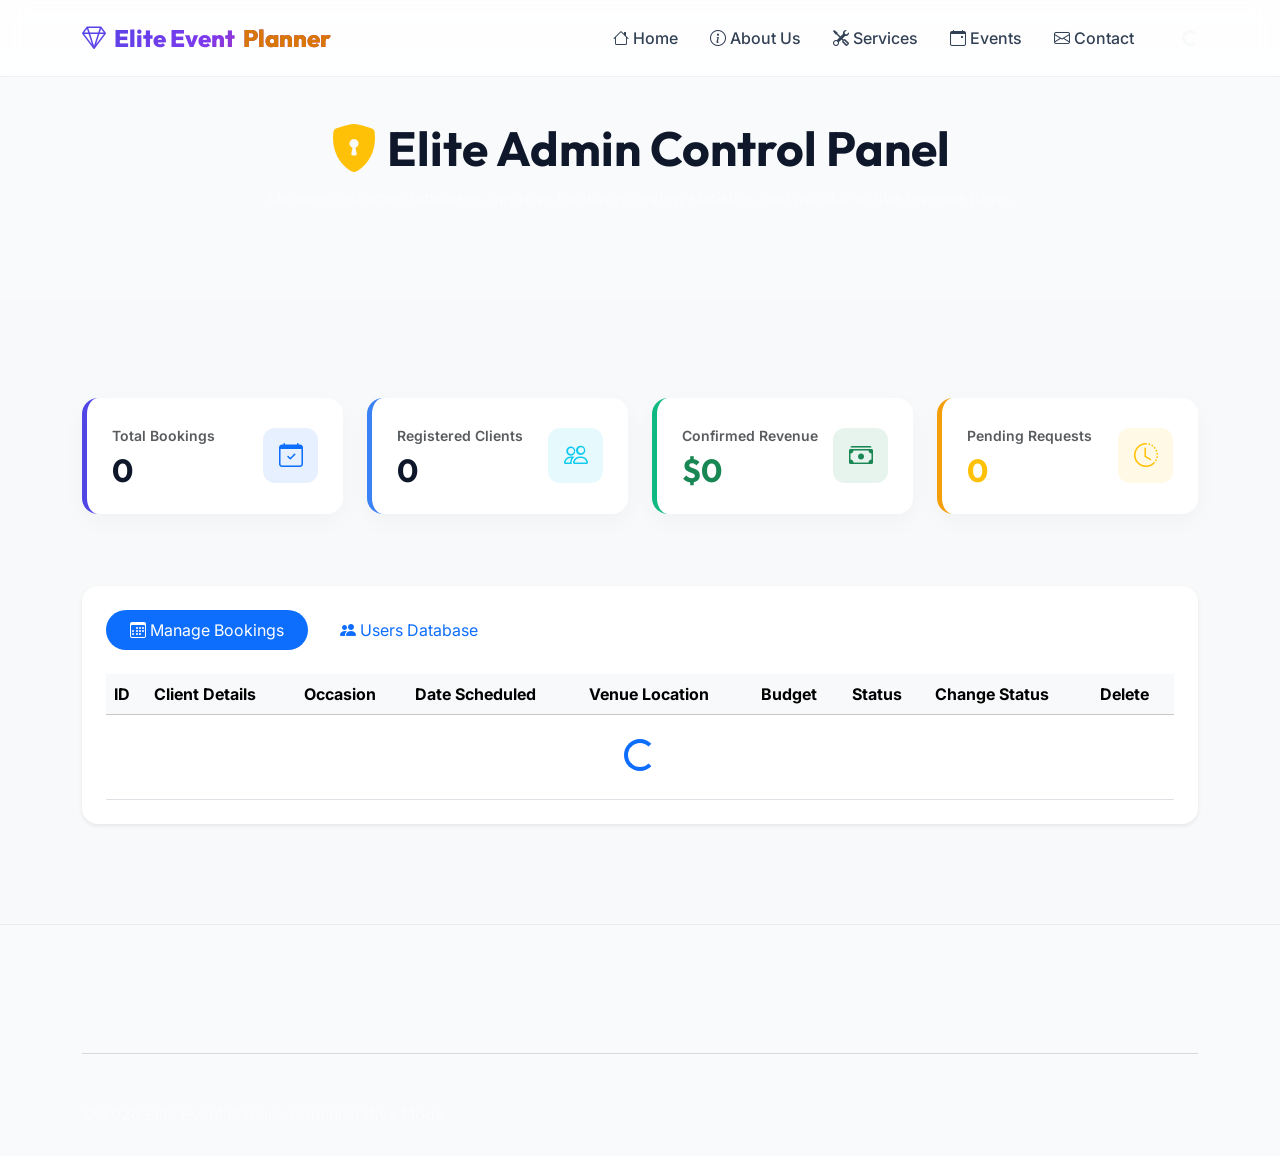
<file: frontend/admin.html>
<!DOCTYPE html>
<html lang="en">
<head>
    <meta charset="UTF-8">
    <meta name="viewport" content="width=device-width, initial-scale=1.0">
    <title>Admin Panel | Elite Event Planner</title>
    
    <!-- Stylesheets: Bootstrap 5, Icons, FontAwesome, AOS -->
    <link href="https://cdn.jsdelivr.net/npm/bootstrap@5.3.2/dist/css/bootstrap.min.css" rel="stylesheet">
    <link href="https://cdn.jsdelivr.net/npm/bootstrap-icons@1.11.1/font/bootstrap-icons.css" rel="stylesheet">
    <link rel="stylesheet" href="https://cdnjs.cloudflare.com/ajax/libs/font-awesome/6.4.2/css/all.min.css">
    <link href="https://unpkg.com/aos@2.3.1/dist/aos.css" rel="stylesheet">
    
    <!-- Custom stylesheet -->
    <link rel="stylesheet" href="/static/css/style.css">
</head>
<body id="admin-dashboard-section" class="bg-light">

    <!-- PAGE LOADER -->
    <div id="loader">
        <div class="d-flex flex-column align-items-center">
            <div class="spinner"></div>
            <h5 class="text-white mt-4 fw-light tracking-wide">Elite Event Planner</h5>
        </div>
    </div>

    <!-- NAVIGATION BAR -->
    <nav class="navbar navbar-expand-lg navbar-dark navbar-custom fixed-top">
        <div class="container">
            <a class="navbar-brand navbar-brand-custom" href="/">
                <i class="bi bi-gem"></i> Elite Event <span>Planner</span>
            </a>
            <button class="navbar-toggler" type="button" data-bs-toggle="collapse" data-bs-target="#navbarNav">
                <span class="navbar-toggler-icon"></span>
            </button>
            <div class="collapse navbar-collapse" id="navbarNav">
                <ul class="navbar-nav ms-auto align-items-center">
                    <li class="nav-item"><a class="nav-link nav-link-custom" href="/"><i class="bi bi-house"></i> Home</a></li>
                    <li class="nav-item"><a class="nav-link nav-link-custom" href="/about"><i class="bi bi-info-circle"></i> About Us</a></li>
                    <li class="nav-item"><a class="nav-link nav-link-custom" href="/services"><i class="bi bi-tools"></i> Services</a></li>
                    <li class="nav-item"><a class="nav-link nav-link-custom" href="/events"><i class="bi bi-calendar-event"></i> Events</a></li>
                    <li class="nav-item"><a class="nav-link nav-link-custom" href="/contact"><i class="bi bi-envelope"></i> Contact</a></li>
                </ul>
                <ul class="navbar-nav ms-lg-3 border-lg-start ps-lg-3 align-items-center" id="navbar-right-links">
                    <li class="nav-item"><span class="spinner-border spinner-border-sm text-light" role="status"></span></li>
                </ul>
            </div>
        </div>
    </nav>

    <!-- BREADCRUMB HEADER HERO -->
    <section class="bg-premium-dark text-white text-center py-5 mt-5">
        <div class="container py-4" data-aos="zoom-in">
            <h1 class="display-5 fw-bold"><i class="bi bi-shield-lock-fill text-warning"></i> Elite Admin Control Panel</h1>
            <p class="text-white-50 max-width-600 mx-auto mt-2">Manage customer databases, approve bookings, review statistics, and monitor active revenue flows.</p>
        </div>
    </section>

    <!-- ADMIN CONTENT -->
    <section class="section-padding">
        <div class="container">
            
            <!-- STATS COUNTERS -->
            <div class="row mb-5">
                <!-- Total Bookings -->
                <div class="col-md-6 col-lg-3 mb-4" data-aos="fade-up" data-aos-delay="100">
                    <div class="dashboard-stat-card bg-white d-flex align-items-center justify-content-between">
                        <div>
                            <span class="text-muted small fw-semibold uppercase tracking-wider">Total Bookings</span>
                            <h2 class="fw-bold mb-0 mt-1" id="stat-total-bookings">0</h2>
                        </div>
                        <div class="stat-icon bg-primary bg-opacity-10 text-primary"><i class="bi bi-calendar-check"></i></div>
                    </div>
                </div>
                <!-- Registered Users -->
                <div class="col-md-6 col-lg-3 mb-4" data-aos="fade-up" data-aos-delay="200">
                    <div class="dashboard-stat-card bg-white d-flex align-items-center justify-content-between" style="border-left-color: #3b82f6;">
                        <div>
                            <span class="text-muted small fw-semibold">Registered Clients</span>
                            <h2 class="fw-bold mb-0 mt-1" id="stat-total-users">0</h2>
                        </div>
                        <div class="stat-icon bg-info bg-opacity-10 text-info"><i class="bi bi-people"></i></div>
                    </div>
                </div>
                <!-- Total Confirmed Revenue -->
                <div class="col-md-6 col-lg-3 mb-4" data-aos="fade-up" data-aos-delay="300">
                    <div class="dashboard-stat-card bg-white d-flex align-items-center justify-content-between" style="border-left-color: #10b981;">
                        <div>
                            <span class="text-muted small fw-semibold">Confirmed Revenue</span>
                            <h2 class="fw-bold mb-0 mt-1 text-success" id="stat-total-revenue">$0</h2>
                        </div>
                        <div class="stat-icon bg-success bg-opacity-10 text-success"><i class="bi bi-cash-stack"></i></div>
                    </div>
                </div>
                <!-- Pending Bookings -->
                <div class="col-md-6 col-lg-3 mb-4" data-aos="fade-up" data-aos-delay="400">
                    <div class="dashboard-stat-card bg-white d-flex align-items-center justify-content-between" style="border-left-color: #f59e0b;">
                        <div>
                            <span class="text-muted small fw-semibold">Pending Requests</span>
                            <h2 class="fw-bold mb-0 mt-1 text-warning" id="stat-pending-bookings">0</h2>
                        </div>
                        <div class="stat-icon bg-warning bg-opacity-10 text-warning"><i class="bi bi-clock-history"></i></div>
                    </div>
                </div>
            </div>

            <!-- CORE DATA TAB CARDS -->
            <div class="row">
                <div class="col-12" data-aos="fade-up" data-aos-delay="150">
                    
                    <div class="card border-0 shadow-sm rounded-4 p-4 bg-white">
                        <ul class="nav nav-pills mb-4" id="pills-tab" role="tablist">
                            <li class="nav-item" role="presentation">
                                <button class="nav-link active rounded-pill px-4" id="pills-bookings-tab" data-bs-toggle="pill" data-bs-target="#pills-bookings" type="button" role="tab"><i class="bi bi-calendar3"></i> Manage Bookings</button>
                            </li>
                            <li class="nav-item ms-2" role="presentation">
                                <button class="nav-link rounded-pill px-4" id="pills-users-tab" data-bs-toggle="pill" data-bs-target="#pills-users" type="button" role="tab"><i class="bi bi-people-fill"></i> Users Database</button>
                            </li>
                        </ul>
                        
                        <div class="tab-content" id="pills-tabContent">
                            <!-- Bookings management tab -->
                            <div class="tab-pane fade show active" id="pills-bookings" role="tabpanel">
                                <div class="table-responsive">
                                    <table class="table align-middle mb-0 table-hover">
                                        <thead class="table-light">
                                            <tr>
                                                <th>ID</th>
                                                <th>Client Details</th>
                                                <th>Occasion</th>
                                                <th>Date Scheduled</th>
                                                <th>Venue Location</th>
                                                <th>Budget</th>
                                                <th>Status</th>
                                                <th>Change Status</th>
                                                <th>Delete</th>
                                            </tr>
                                        </thead>
                                        <tbody id="admin-bookings-table-body">
                                            <tr>
                                                <td colspan="9" class="text-center py-4">
                                                    <div class="spinner-border text-primary" role="status"></div>
                                                </td>
                                            </tr>
                                        </tbody>
                                    </table>
                                </div>
                            </div>
                            
                            <!-- Users Database tab -->
                            <div class="tab-pane fade" id="pills-users" role="tabpanel">
                                <div class="table-responsive col-lg-8 mx-auto">
                                    <table class="table align-middle mb-0 table-hover">
                                        <thead class="table-light">
                                            <tr>
                                                <th>User ID</th>
                                                <th>Full Name</th>
                                                <th>Email Address</th>
                                                <th>Phone Number</th>
                                                <th>Access Clearance</th>
                                            </tr>
                                        </thead>
                                        <tbody id="admin-users-table-body">
                                            <tr>
                                                <td colspan="5" class="text-center py-4">
                                                    <div class="spinner-border text-primary" role="status"></div>
                                                </td>
                                            </tr>
                                        </tbody>
                                    </table>
                                </div>
                            </div>
                        </div>
                    </div>
                    
                </div>
            </div>
            
        </div>
    </section>

    <!-- FOOTER -->
    <footer class="footer-custom">
        <div class="container">
            <hr class="border-secondary my-5">
            <div class="row align-items-center">
                <div class="col-md-6 text-center text-md-start">
                    <p class="mb-0 text-white-50">&copy; 2026 Elite Event Planner. Administrative Mode.</p>
                </div>
            </div>
        </div>
    </footer>

    <!-- JavaScripts -->
    <script src="https://cdn.jsdelivr.net/npm/bootstrap@5.3.2/dist/js/bootstrap.bundle.min.js"></script>
    <script src="https://unpkg.com/aos@2.3.1/dist/aos.js"></script>
    <script>
        AOS.init({ duration: 800, once: true });
    </script>
    <script src="/static/js/main.js"></script>
    <script src="/static/js/auth.js"></script>
</body>
</html>
</file>
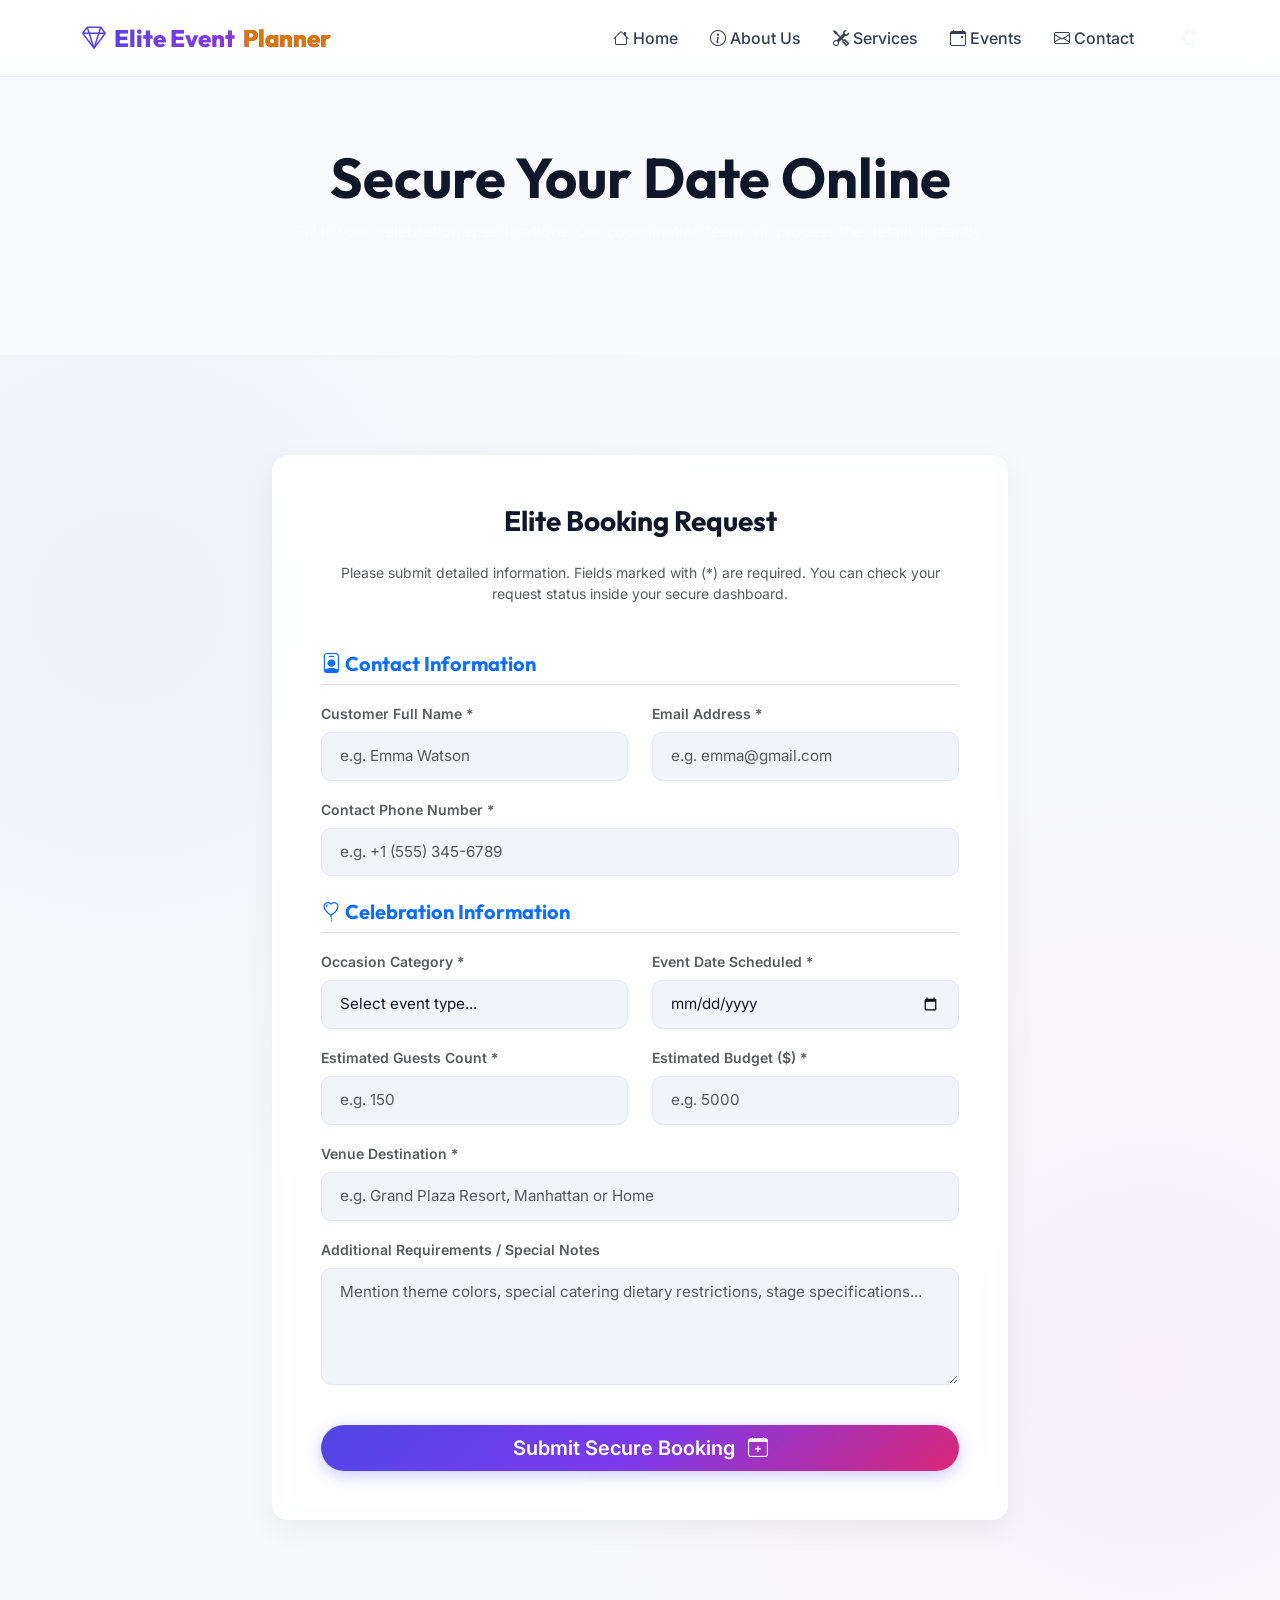
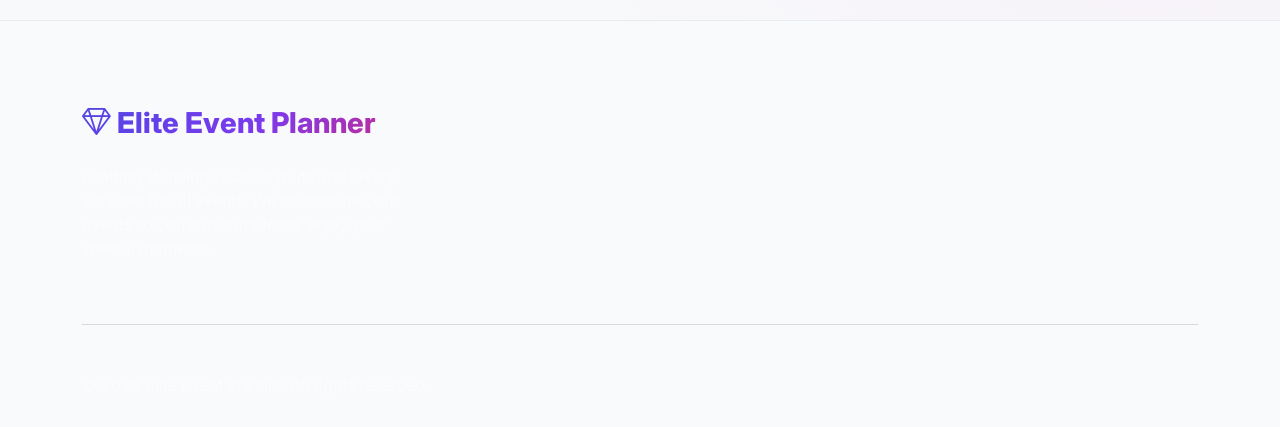
<file: frontend/booking.html>
<!DOCTYPE html>
<html lang="en">
<head>
    <meta charset="UTF-8">
    <meta name="viewport" content="width=device-width, initial-scale=1.0">
    <title>Secure Booking | Elite Event Planner</title>
    
    <!-- Meta tags for premium SEO -->
    <meta name="description" content="Secure your event date online with Elite Event Planner. Plan decorations, catering, photography and budget limits.">
    
    <!-- Stylesheets: Bootstrap 5, Icons, FontAwesome, AOS -->
    <link href="https://cdn.jsdelivr.net/npm/bootstrap@5.3.2/dist/css/bootstrap.min.css" rel="stylesheet">
    <link href="https://cdn.jsdelivr.net/npm/bootstrap-icons@1.11.1/font/bootstrap-icons.css" rel="stylesheet">
    <link rel="stylesheet" href="https://cdnjs.cloudflare.com/ajax/libs/font-awesome/6.4.2/css/all.min.css">
    <link href="https://unpkg.com/aos@2.3.1/dist/aos.css" rel="stylesheet">
    
    <!-- Custom stylesheet -->
    <link rel="stylesheet" href="/static/css/style.css">
</head>
<body>

    <!-- PAGE LOADER -->
    <div id="loader">
        <div class="d-flex flex-column align-items-center">
            <div class="spinner"></div>
            <h5 class="text-white mt-4 fw-light tracking-wide">Elite Event Planner</h5>
        </div>
    </div>

    <!-- NAVIGATION BAR -->
    <nav class="navbar navbar-expand-lg navbar-dark navbar-custom fixed-top">
        <div class="container">
            <a class="navbar-brand navbar-brand-custom" href="/">
                <i class="bi bi-gem"></i> Elite Event <span>Planner</span>
            </a>
            <button class="navbar-toggler" type="button" data-bs-toggle="collapse" data-bs-target="#navbarNav">
                <span class="navbar-toggler-icon"></span>
            </button>
            <div class="collapse navbar-collapse" id="navbarNav">
                <ul class="navbar-nav ms-auto align-items-center">
                    <li class="nav-item"><a class="nav-link nav-link-custom" href="/"><i class="bi bi-house"></i> Home</a></li>
                    <li class="nav-item"><a class="nav-link nav-link-custom" href="/about"><i class="bi bi-info-circle"></i> About Us</a></li>
                    <li class="nav-item"><a class="nav-link nav-link-custom" href="/services"><i class="bi bi-tools"></i> Services</a></li>
                    <li class="nav-item"><a class="nav-link nav-link-custom" href="/events"><i class="bi bi-calendar-event"></i> Events</a></li>
                    <li class="nav-item"><a class="nav-link nav-link-custom" href="/contact"><i class="bi bi-envelope"></i> Contact</a></li>
                </ul>
                <ul class="navbar-nav ms-lg-3 border-lg-start ps-lg-3 align-items-center" id="navbar-right-links">
                    <li class="nav-item"><span class="spinner-border spinner-border-sm text-light" role="status"></span></li>
                </ul>
            </div>
        </div>
    </nav>

    <!-- BREADCRUMB HEADER HERO -->
    <section class="bg-premium-dark text-white text-center py-5 mt-5">
        <div class="container py-5" data-aos="zoom-in">
            <h1 class="display-4 fw-bold">Secure Your <span>Date Online</span></h1>
            <p class="text-white-50 max-width-600 mx-auto mt-2">Fill in your celebration specifications. Our coordination team will process the details instantly.</p>
        </div>
    </section>

    <!-- BOOKING FORM SECTION -->
    <section class="section-padding bg-light gradient-overlay-section">
        <div class="container">
            <div class="row justify-content-center">
                <div class="col-lg-8" data-aos="fade-up">
                    
                    <div class="glass-panel p-5">
                        <h3 class="fw-bold mb-4 text-center">Elite <span>Booking Request</span></h3>
                        <p class="text-muted text-center small mb-5">Please submit detailed information. Fields marked with (*) are required. You can check your request status inside your secure dashboard.</p>
                        
                        <form id="bookingForm" novalidate>
                            <!-- Personal Details Subheading -->
                            <h5 class="fw-bold text-primary mb-3 border-bottom pb-2"><i class="bi bi-person-badge"></i> Contact Information</h5>
                            
                            <div class="row">
                                <div class="col-md-6 mb-3">
                                    <label for="name" class="form-label fw-semibold small text-muted">Customer Full Name *</label>
                                    <input type="text" id="name" class="form-control form-control-elite" placeholder="e.g. Emma Watson" required>
                                </div>
                                <div class="col-md-6 mb-3">
                                    <label for="email" class="form-label fw-semibold small text-muted">Email Address *</label>
                                    <input type="email" id="email" class="form-control form-control-elite" placeholder="e.g. emma@gmail.com" required>
                                </div>
                            </div>
                            
                            <div class="mb-4">
                                <label for="phone" class="form-label fw-semibold small text-muted">Contact Phone Number *</label>
                                <input type="tel" id="phone" class="form-control form-control-elite" placeholder="e.g. +1 (555) 345-6789" required>
                            </div>
                            
                            <!-- Celebration Details Subheading -->
                            <h5 class="fw-bold text-primary mb-3 border-bottom pb-2 mt-4"><i class="bi bi-balloon-heart"></i> Celebration Information</h5>
                            
                            <div class="row">
                                <div class="col-md-6 mb-3">
                                    <label for="event_type" class="form-label fw-semibold small text-muted">Occasion Category *</label>
                                    <select id="event_type" class="form-select form-control-elite" required>
                                        <option value="" disabled selected>Select event type...</option>
                                        <option value="Wedding / Marriage">Wedding / Marriage</option>
                                        <option value="Birthday Party">Birthday Party</option>
                                        <option value="Baby Shower">Baby Shower</option>
                                        <option value="Cradle Ceremony">Cradle Ceremony</option>
                                        <option value="Engagement">Engagement</option>
                                        <option value="Anniversary">Anniversary</option>
                                        <option value="House Warming">House Warming</option>
                                        <option value="Corporate Events">Corporate Events</option>
                                    </select>
                                </div>
                                <div class="col-md-6 mb-3">
                                    <label for="event_date" class="form-label fw-semibold small text-muted">Event Date Scheduled *</label>
                                    <input type="date" id="event_date" class="form-control form-control-elite" required>
                                </div>
                            </div>
                            
                            <div class="row">
                                <div class="col-md-6 mb-3">
                                    <label for="guests" class="form-label fw-semibold small text-muted">Estimated Guests Count *</label>
                                    <input type="number" id="guests" min="1" class="form-control form-control-elite" placeholder="e.g. 150" required>
                                </div>
                                <div class="col-md-6 mb-3">
                                    <label for="budget" class="form-label fw-semibold small text-muted">Estimated Budget ($) *</label>
                                    <input type="number" id="budget" min="100" class="form-control form-control-elite" placeholder="e.g. 5000" required>
                                </div>
                            </div>
                            
                            <div class="mb-3">
                                <label for="venue" class="form-label fw-semibold small text-muted">Venue Destination *</label>
                                <input type="text" id="venue" class="form-control form-control-elite" placeholder="e.g. Grand Plaza Resort, Manhattan or Home" required>
                            </div>
                            
                            <div class="mb-4">
                                <label for="requirements" class="form-label fw-semibold small text-muted">Additional Requirements / Special Notes</label>
                                <textarea id="requirements" rows="4" class="form-control form-control-elite" placeholder="Mention theme colors, special catering dietary restrictions, stage specifications..."></textarea>
                            </div>
                            
                            <button type="submit" class="btn btn-elite w-100 fs-5 mt-3 py-2">Submit Secure Booking <i class="bi bi-calendar-plus ms-2"></i></button>
                        </form>
                    </div>
                    
                </div>
            </div>
        </div>
    </section>

    <!-- SUCCESS POPUP MODAL -->
    <div class="modal fade" id="bookingSuccessModal" data-bs-backdrop="static" data-bs-keyboard="false" tabindex="-1" aria-labelledby="bookingSuccessModalLabel" aria-hidden="true">
        <div class="modal-dialog modal-dialog-centered">
            <div class="modal-content border-0 shadow bg-premium-dark text-white text-center p-5 rounded-4">
                <div class="modal-body">
                    <i class="bi bi-check-circle-fill text-success display-1 mb-4 d-block"></i>
                    <h3 class="fw-bold mb-3">Booking Submitted Successfully!</h3>
                    <p class="text-white-50 mb-4">Your celebration slot has been registered. An automated detailed email notification has been dispatched to our event administrator.</p>
                    <p class="small text-muted mb-0">Redirecting you to dashboard...</p>
                    <div class="spinner-border spinner-border-sm text-primary mt-3" role="status"></div>
                </div>
            </div>
        </div>
    </div>

    <!-- FOOTER -->
    <footer class="footer-custom">
        <div class="container">
            <div class="row">
                <div class="col-lg-4 mb-5 mb-lg-0">
                    <div class="footer-logo"><i class="bi bi-gem"></i> Elite Event Planner</div>
                    <p class="text-white-50">Crafting stunning visual layouts and luxury services for all events. We coordinate your events so you can completely enjoy your special moments.</p>
                </div>
            </div>
            <hr class="border-secondary my-5">
            <div class="row align-items-center">
                <div class="col-md-6 text-center text-md-start">
                    <p class="mb-0 text-white-50">&copy; 2026 Elite Event Planner. All rights reserved.</p>
                </div>
            </div>
        </div>
    </footer>

    <!-- SCROLL TO TOP -->
    <button id="scrollTopBtn" class="scroll-top"><i class="bi bi-chevron-up"></i></button>

    <!-- JavaScripts -->
    <script src="https://cdn.jsdelivr.net/npm/bootstrap@5.3.2/dist/js/bootstrap.bundle.min.js"></script>
    <script src="https://unpkg.com/aos@2.3.1/dist/aos.js"></script>
    <script>
        AOS.init({ duration: 800, once: true });
        
        // Prevent event dates in the past
        const today = new Date().toISOString().split('T')[0];
        document.getElementById('event_date').setAttribute('min', today);
    </script>
    <script src="/static/js/main.js"></script>
    <script src="/static/js/auth.js"></script>
</body>
</html>
</file>
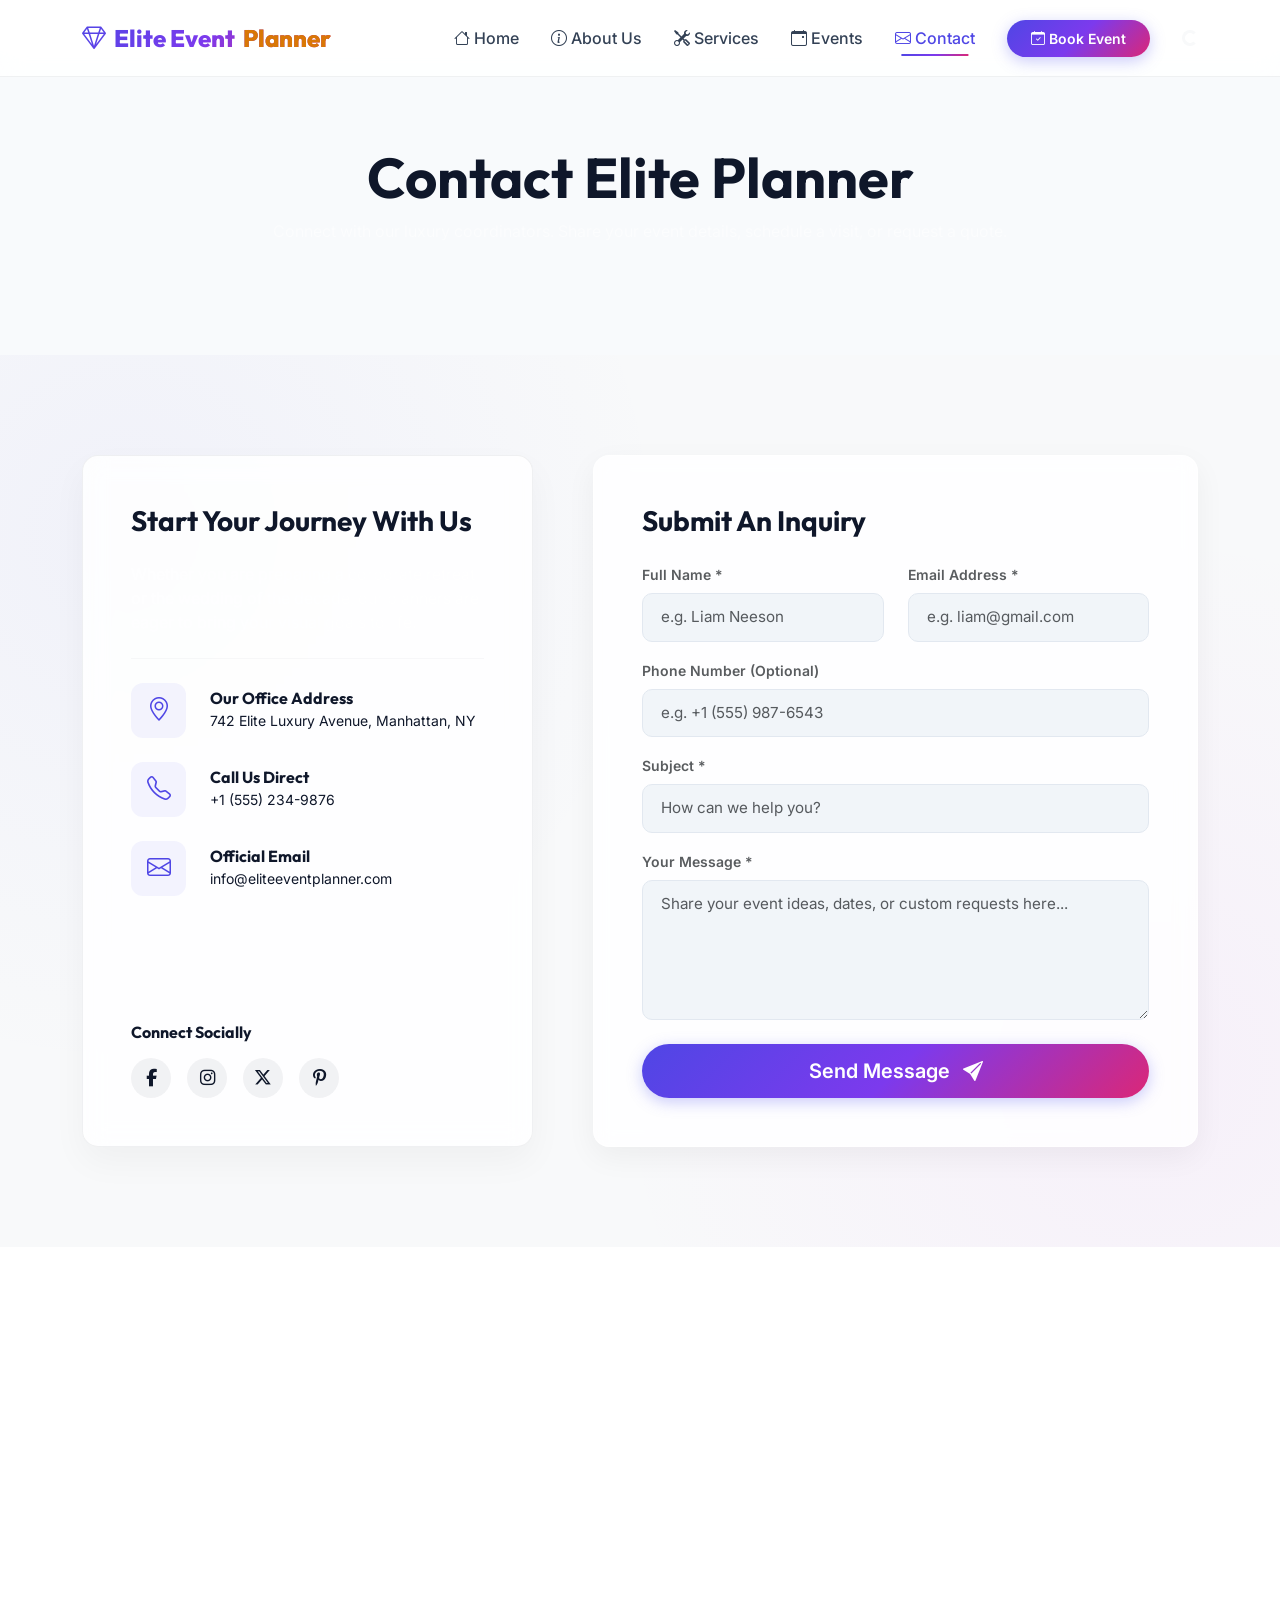
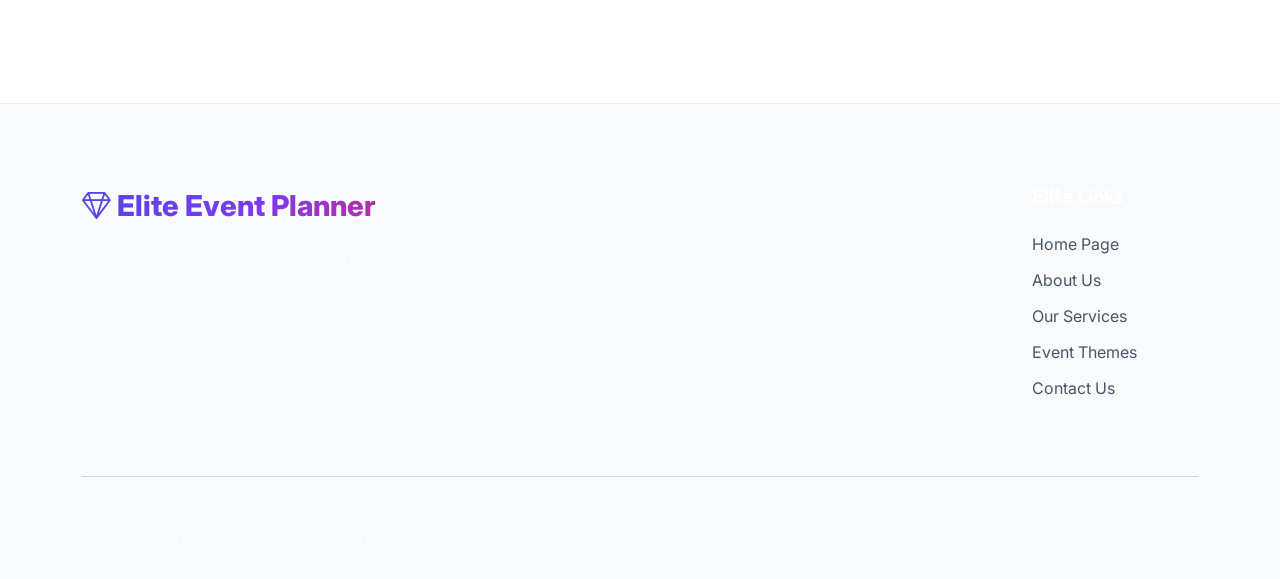
<file: frontend/contact.html>
<!DOCTYPE html>
<html lang="en">
<head>
    <meta charset="UTF-8">
    <meta name="viewport" content="width=device-width, initial-scale=1.0">
    <title>Contact Us | Elite Event Planner</title>
    
    <!-- Meta tags for premium SEO -->
    <meta name="description" content="Get in touch with Elite Event Planner. Submit a custom inquiry or consult our expert decorators and caterers.">
    
    <!-- Stylesheets: Bootstrap 5, Icons, FontAwesome, AOS -->
    <link href="https://cdn.jsdelivr.net/npm/bootstrap@5.3.2/dist/css/bootstrap.min.css" rel="stylesheet">
    <link href="https://cdn.jsdelivr.net/npm/bootstrap-icons@1.11.1/font/bootstrap-icons.css" rel="stylesheet">
    <link rel="stylesheet" href="https://cdnjs.cloudflare.com/ajax/libs/font-awesome/6.4.2/css/all.min.css">
    <link href="https://unpkg.com/aos@2.3.1/dist/aos.css" rel="stylesheet">
    
    <!-- Custom stylesheet -->
    <link rel="stylesheet" href="/static/css/style.css">
</head>
<body>

    <!-- PAGE LOADER -->
    <div id="loader">
        <div class="d-flex flex-column align-items-center">
            <div class="spinner"></div>
            <h5 class="text-white mt-4 fw-light tracking-wide">Elite Event Planner</h5>
        </div>
    </div>

    <!-- NAVIGATION BAR -->
    <nav class="navbar navbar-expand-lg navbar-dark navbar-custom fixed-top">
        <div class="container">
            <a class="navbar-brand navbar-brand-custom" href="/">
                <i class="bi bi-gem"></i> Elite Event <span>Planner</span>
            </a>
            <button class="navbar-toggler" type="button" data-bs-toggle="collapse" data-bs-target="#navbarNav">
                <span class="navbar-toggler-icon"></span>
            </button>
            <div class="collapse navbar-collapse" id="navbarNav">
                <ul class="navbar-nav ms-auto align-items-center">
                    <li class="nav-item"><a class="nav-link nav-link-custom" href="/"><i class="bi bi-house"></i> Home</a></li>
                    <li class="nav-item"><a class="nav-link nav-link-custom" href="/about"><i class="bi bi-info-circle"></i> About Us</a></li>
                    <li class="nav-item"><a class="nav-link nav-link-custom" href="/services"><i class="bi bi-tools"></i> Services</a></li>
                    <li class="nav-item"><a class="nav-link nav-link-custom" href="/events"><i class="bi bi-calendar-event"></i> Events</a></li>
                    <li class="nav-item"><a class="nav-link nav-link-custom active" href="/contact"><i class="bi bi-envelope"></i> Contact</a></li>
                    <li class="nav-item ms-lg-3"><a class="btn btn-sm btn-elite px-4 py-2" href="/booking"><i class="bi bi-calendar-check"></i> Book Event</a></li>
                </ul>
                <ul class="navbar-nav ms-lg-3 border-lg-start ps-lg-3 align-items-center" id="navbar-right-links">
                    <li class="nav-item"><span class="spinner-border spinner-border-sm text-light" role="status"></span></li>
                </ul>
            </div>
        </div>
    </nav>

    <!-- BREADCRUMB HEADER HERO -->
    <section class="bg-premium-dark text-white text-center py-5 mt-5">
        <div class="container py-5" data-aos="zoom-in">
            <h1 class="display-4 fw-bold">Contact <span>Elite Planner</span></h1>
            <p class="text-white-50 max-width-600 mx-auto mt-2">Connect with our luxury coordinators. Share your event details, schedule a visit, or request a quote.</p>
        </div>
    </section>

    <!-- CONTACT CORE GRID -->
    <section class="section-padding bg-light gradient-overlay-section">
        <div class="container">
            <div class="row">
                
                <!-- CONTACT INFORMATION PANEL -->
                <div class="col-lg-5 mb-5 mb-lg-0" data-aos="fade-right">
                    <div class="glass-panel-dark h-100 p-5 d-flex flex-column justify-content-between">
                        <div>
                            <h3 class="fw-bold mb-4">Start Your <span>Journey</span> With Us</h3>
                            <p class="text-white-50 leading-relaxed mb-4">Whether you are preparing a corporate retreat or the wedding of the decade, our planners are eager to bring your visual goals to life.</p>
                            
                            <hr class="border-secondary my-4">
                            
                            <div class="d-flex align-items-center gap-4 mb-4">
                                <div class="stat-icon bg-white bg-opacity-10 text-white"><i class="bi bi-geo-alt"></i></div>
                                <div>
                                    <h6 class="fw-bold mb-0">Our Office Address</h6>
                                    <small class="text-white-50">742 Elite Luxury Avenue, Manhattan, NY</small>
                                </div>
                            </div>
                            
                            <div class="d-flex align-items-center gap-4 mb-4">
                                <div class="stat-icon bg-white bg-opacity-10 text-white"><i class="bi bi-telephone"></i></div>
                                <div>
                                    <h6 class="fw-bold mb-0">Call Us Direct</h6>
                                    <small class="text-white-50">+1 (555) 234-9876</small>
                                </div>
                            </div>
                            
                            <div class="d-flex align-items-center gap-4 mb-4">
                                <div class="stat-icon bg-white bg-opacity-10 text-white"><i class="bi bi-envelope"></i></div>
                                <div>
                                    <h6 class="fw-bold mb-0">Official Email</h6>
                                    <small class="text-white-50">info@eliteeventplanner.com</small>
                                </div>
                            </div>
                        </div>
                        
                        <div>
                            <h6 class="fw-bold text-white mb-3">Connect Socially</h6>
                            <div class="d-flex gap-3">
                                <a href="#" class="social-icon bg-white bg-opacity-10 text-white"><i class="fab fa-facebook-f"></i></a>
                                <a href="#" class="social-icon bg-white bg-opacity-10 text-white"><i class="fab fa-instagram"></i></a>
                                <a href="#" class="social-icon bg-white bg-opacity-10 text-white"><i class="fab fa-x-twitter"></i></a>
                                <a href="#" class="social-icon bg-white bg-opacity-10 text-white"><i class="fab fa-pinterest-p"></i></a>
                            </div>
                        </div>
                    </div>
                </div>

                <!-- CONTACT FORM -->
                <div class="col-lg-7 ps-lg-5" data-aos="fade-left">
                    <div class="glass-panel p-5">
                        <h3 class="fw-bold mb-4">Submit An <span>Inquiry</span></h3>
                        <form id="contactForm" novalidate>
                            <div class="row">
                                <div class="col-md-6 mb-3">
                                    <label for="name" class="form-label fw-semibold small text-muted">Full Name *</label>
                                    <input type="text" id="name" class="form-control form-control-elite" placeholder="e.g. Liam Neeson" required>
                                </div>
                                <div class="col-md-6 mb-3">
                                    <label for="email" class="form-label fw-semibold small text-muted">Email Address *</label>
                                    <input type="email" id="email" class="form-control form-control-elite" placeholder="e.g. liam@gmail.com" required>
                                </div>
                            </div>
                            <div class="mb-3">
                                <label for="phone" class="form-label fw-semibold small text-muted">Phone Number (Optional)</label>
                                <input type="tel" id="phone" class="form-control form-control-elite" placeholder="e.g. +1 (555) 987-6543">
                            </div>
                            <div class="mb-3">
                                <label for="subject" class="form-label fw-semibold small text-muted">Subject *</label>
                                <input type="text" id="subject" class="form-control form-control-elite" placeholder="How can we help you?" required>
                            </div>
                            <div class="mb-4">
                                <label for="message" class="form-label fw-semibold small text-muted">Your Message *</label>
                                <textarea id="message" rows="5" class="form-control form-control-elite" placeholder="Share your event ideas, dates, or custom requests here..." required></textarea>
                            </div>
                            <button type="submit" class="btn btn-elite w-100 fs-5">Send Message <i class="bi bi-send-fill ms-2"></i></button>
                        </form>
                    </div>
                </div>

            </div>
        </div>
    </section>

    <!-- FULL WIDTH EMBEDDED GOOGLE MAP -->
    <section class="w-100 p-0 m-0 border-0" data-aos="fade-up">
        <iframe src="https://www.google.com/maps/embed?pb=!1m18!1m12!1m12!1m3!1d3022.4278484196144!2d-73.98565558459388!3d40.758000479326945!2m3!1f0!2f0!3f0!3m2!1i1024!2i768!4f13.1!3m3!1m2!1m2!1s0x89c258f97bdb102b%3A0xea9af1f5b640fb17!2sTimes%20Square!5e0!3m2!1sen!2sus!4v1699999999999!5m2!1sen!2sus" width="100%" height="450" style="border:0;" allowfullscreen="" loading="lazy" referrerpolicy="no-referrer-when-downgrade"></iframe>
    </section>

    <!-- FOOTER -->
    <footer class="footer-custom">
        <div class="container">
            <div class="row">
                <div class="col-lg-4 mb-5 mb-lg-0">
                    <div class="footer-logo"><i class="bi bi-gem"></i> Elite Event Planner</div>
                    <p class="text-white-50">Crafting stunning visual layouts and luxury services for all events. We coordinate your events so you can completely enjoy your special moments.</p>
                </div>
                <div class="col-sm-6 col-lg-2 mb-4 mb-lg-0 ms-lg-auto">
                    <h5 class="text-white fw-bold mb-4">Elite Links</h5>
                    <ul class="list-unstyled">
                        <li><a href="/" class="footer-link">Home Page</a></li>
                        <li><a href="/about" class="footer-link">About Us</a></li>
                        <li><a href="/services" class="footer-link">Our Services</a></li>
                        <li><a href="/events" class="footer-link">Event Themes</a></li>
                        <li><a href="/contact" class="footer-link">Contact Us</a></li>
                    </ul>
                </div>
            </div>
            <hr class="border-secondary my-5">
            <div class="row align-items-center">
                <div class="col-md-6 text-center text-md-start">
                    <p class="mb-0 text-white-50">&copy; 2026 Elite Event Planner. All rights reserved.</p>
                </div>
            </div>
        </div>
    </footer>

    <!-- SCROLL TO TOP -->
    <button id="scrollTopBtn" class="scroll-top"><i class="bi bi-chevron-up"></i></button>

    <!-- JavaScripts -->
    <script src="https://cdn.jsdelivr.net/npm/bootstrap@5.3.2/dist/js/bootstrap.bundle.min.js"></script>
    <script src="https://unpkg.com/aos@2.3.1/dist/aos.js"></script>
    <script>
        AOS.init({ duration: 800, once: true });
    </script>
    <script src="/static/js/main.js"></script>
    <script src="/static/js/auth.js"></script>
</body>
</html>
</file>
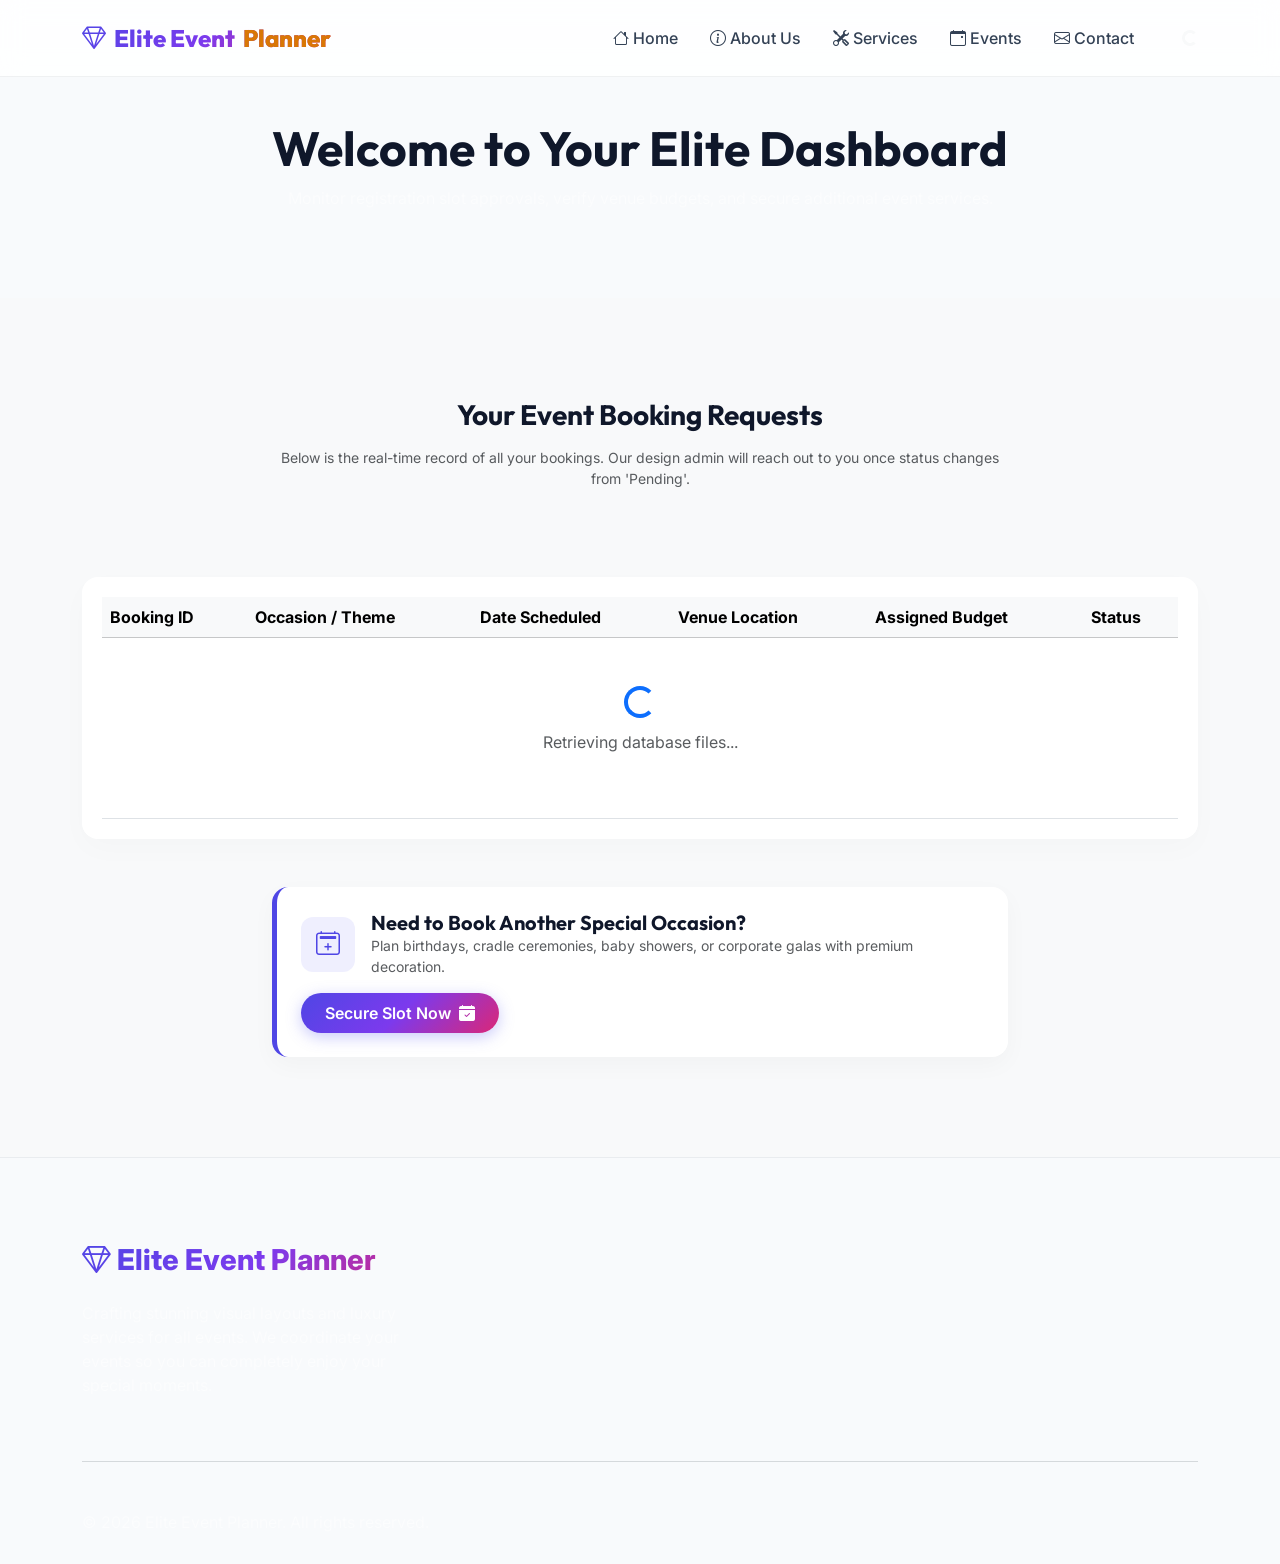
<file: frontend/dashboard.html>
<!DOCTYPE html>
<html lang="en">
<head>
    <meta charset="UTF-8">
    <meta name="viewport" content="width=device-width, initial-scale=1.0">
    <title>User Dashboard | Elite Event Planner</title>
    
    <!-- Stylesheets: Bootstrap 5, Icons, FontAwesome, AOS -->
    <link href="https://cdn.jsdelivr.net/npm/bootstrap@5.3.2/dist/css/bootstrap.min.css" rel="stylesheet">
    <link href="https://cdn.jsdelivr.net/npm/bootstrap-icons@1.11.1/font/bootstrap-icons.css" rel="stylesheet">
    <link rel="stylesheet" href="https://cdnjs.cloudflare.com/ajax/libs/font-awesome/6.4.2/css/all.min.css">
    <link href="https://unpkg.com/aos@2.3.1/dist/aos.css" rel="stylesheet">
    
    <!-- Custom stylesheet -->
    <link rel="stylesheet" href="/static/css/style.css">
</head>
<body id="user-dashboard-section" class="bg-light">

    <!-- PAGE LOADER -->
    <div id="loader">
        <div class="d-flex flex-column align-items-center">
            <div class="spinner"></div>
            <h5 class="text-white mt-4 fw-light tracking-wide">Elite Event Planner</h5>
        </div>
    </div>

    <!-- NAVIGATION BAR -->
    <nav class="navbar navbar-expand-lg navbar-dark navbar-custom fixed-top">
        <div class="container">
            <a class="navbar-brand navbar-brand-custom" href="/">
                <i class="bi bi-gem"></i> Elite Event <span>Planner</span>
            </a>
            <button class="navbar-toggler" type="button" data-bs-toggle="collapse" data-bs-target="#navbarNav">
                <span class="navbar-toggler-icon"></span>
            </button>
            <div class="collapse navbar-collapse" id="navbarNav">
                <ul class="navbar-nav ms-auto align-items-center">
                    <li class="nav-item"><a class="nav-link nav-link-custom" href="/"><i class="bi bi-house"></i> Home</a></li>
                    <li class="nav-item"><a class="nav-link nav-link-custom" href="/about"><i class="bi bi-info-circle"></i> About Us</a></li>
                    <li class="nav-item"><a class="nav-link nav-link-custom" href="/services"><i class="bi bi-tools"></i> Services</a></li>
                    <li class="nav-item"><a class="nav-link nav-link-custom" href="/events"><i class="bi bi-calendar-event"></i> Events</a></li>
                    <li class="nav-item"><a class="nav-link nav-link-custom" href="/contact"><i class="bi bi-envelope"></i> Contact</a></li>
                </ul>
                <ul class="navbar-nav ms-lg-3 border-lg-start ps-lg-3 align-items-center" id="navbar-right-links">
                    <li class="nav-item"><span class="spinner-border spinner-border-sm text-light" role="status"></span></li>
                </ul>
            </div>
        </div>
    </nav>

    <!-- BREADCRUMB HEADER HERO -->
    <section class="bg-premium-dark text-white text-center py-5 mt-5">
        <div class="container py-4" data-aos="zoom-in">
            <h1 class="display-5 fw-bold" id="user-dashboard-title">Welcome to Your Elite Dashboard</h1>
            <p class="text-white-50 max-width-600 mx-auto mt-2">Monitor registration slot approvals, verify venue budgets, and secure additional event services.</p>
        </div>
    </section>

    <!-- USER DASHBOARD CONTENT -->
    <section class="section-padding">
        <div class="container">
            
            <div class="row mb-4">
                <div class="col-md-8 mx-auto text-center mb-5" data-aos="fade-up">
                    <h3 class="fw-bold mb-3">Your Event Booking Requests</h3>
                    <p class="text-muted small">Below is the real-time record of all your bookings. Our design admin will reach out to you once status changes from 'Pending'.</p>
                </div>
            </div>

            <!-- TABLE CONTAINER -->
            <div class="row">
                <div class="col-lg-12" data-aos="fade-up" data-aos-delay="150">
                    
                    <div class="table-responsive table-responsive-custom">
                        <table class="table align-middle mb-0 table-hover">
                            <thead class="table-light">
                                <tr>
                                    <th>Booking ID</th>
                                    <th>Occasion / Theme</th>
                                    <th>Date Scheduled</th>
                                    <th>Venue Location</th>
                                    <th>Assigned Budget</th>
                                    <th>Status</th>
                                </tr>
                            </thead>
                            <tbody id="user-bookings-table-body">
                                <tr>
                                    <td colspan="6" class="text-center py-5">
                                        <div class="spinner-border text-primary" role="status"></div>
                                        <p class="mt-2 text-muted">Retrieving database files...</p>
                                    </td>
                                </tr>
                            </tbody>
                        </table>
                    </div>
                    
                </div>
            </div>

            <!-- PROMOTIONAL ACTION CARD -->
            <div class="row mt-5" data-aos="fade-up">
                <div class="col-lg-8 mx-auto">
                    <div class="dashboard-stat-card border-left-color bg-white d-flex align-items-center justify-content-between p-4 flex-wrap gap-3">
                        <div class="d-flex align-items-center gap-3">
                            <div class="stat-icon"><i class="bi bi-calendar2-plus"></i></div>
                            <div>
                                <h5 class="fw-bold mb-0">Need to Book Another Special Occasion?</h5>
                                <p class="text-muted small mb-0">Plan birthdays, cradle ceremonies, baby showers, or corporate galas with premium decoration.</p>
                            </div>
                        </div>
                        <a href="/booking" class="btn btn-elite py-2 px-4 rounded-pill">Secure Slot Now <i class="bi bi-calendar-check-fill ms-1"></i></a>
                    </div>
                </div>
            </div>
            
        </div>
    </section>

    <!-- FOOTER -->
    <footer class="footer-custom">
        <div class="container">
            <div class="row">
                <div class="col-lg-4 mb-5 mb-lg-0">
                    <div class="footer-logo"><i class="bi bi-gem"></i> Elite Event Planner</div>
                    <p class="text-white-50">Crafting stunning visual layouts and luxury services for all events. We coordinate your events so you can completely enjoy your special moments.</p>
                </div>
            </div>
            <hr class="border-secondary my-5">
            <div class="row align-items-center">
                <div class="col-md-6 text-center text-md-start">
                    <p class="mb-0 text-white-50">&copy; 2026 Elite Event Planner. All rights reserved.</p>
                </div>
            </div>
        </div>
    </footer>

    <!-- JavaScripts -->
    <script src="https://cdn.jsdelivr.net/npm/bootstrap@5.3.2/dist/js/bootstrap.bundle.min.js"></script>
    <script src="https://unpkg.com/aos@2.3.1/dist/aos.js"></script>
    <script>
        AOS.init({ duration: 800, once: true });
    </script>
    <script src="/static/js/main.js"></script>
    <script src="/static/js/auth.js"></script>
</body>
</html>
</file>
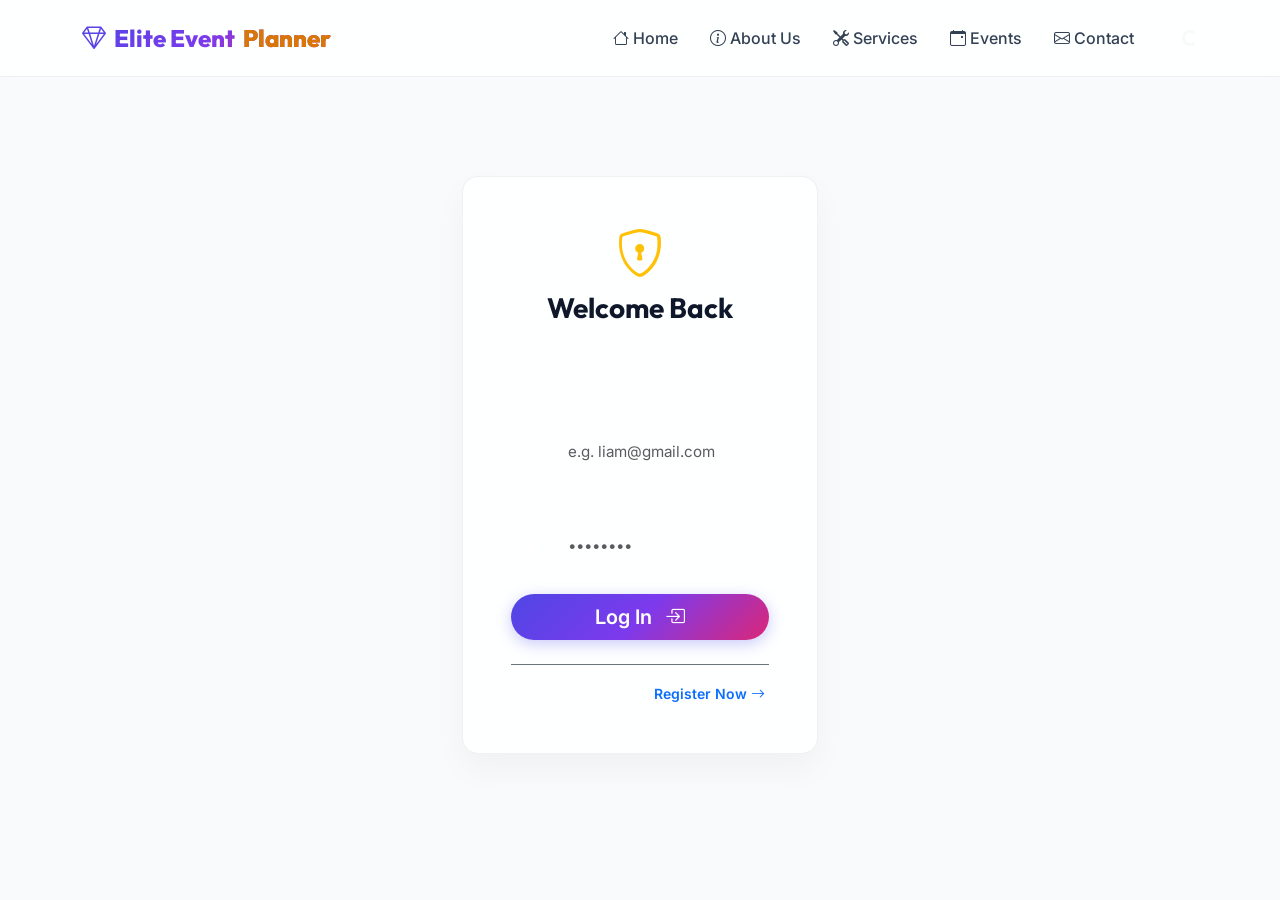
<file: frontend/login.html>
<!DOCTYPE html>
<html lang="en">
<head>
    <meta charset="UTF-8">
    <meta name="viewport" content="width=device-width, initial-scale=1.0">
    <title>Login | Elite Event Planner</title>
    
    <!-- Stylesheets: Bootstrap 5, Icons, FontAwesome, AOS -->
    <link href="https://cdn.jsdelivr.net/npm/bootstrap@5.3.2/dist/css/bootstrap.min.css" rel="stylesheet">
    <link href="https://cdn.jsdelivr.net/npm/bootstrap-icons@1.11.1/font/bootstrap-icons.css" rel="stylesheet">
    <link rel="stylesheet" href="https://cdnjs.cloudflare.com/ajax/libs/font-awesome/6.4.2/css/all.min.css">
    <link href="https://unpkg.com/aos@2.3.1/dist/aos.css" rel="stylesheet">
    
    <!-- Custom stylesheet -->
    <link rel="stylesheet" href="/static/css/style.css">
</head>
<body class="bg-premium-dark">

    <!-- PAGE LOADER -->
    <div id="loader">
        <div class="d-flex flex-column align-items-center">
            <div class="spinner"></div>
            <h5 class="text-white mt-4 fw-light tracking-wide">Elite Event Planner</h5>
        </div>
    </div>

    <!-- NAVIGATION BAR -->
    <nav class="navbar navbar-expand-lg navbar-dark navbar-custom fixed-top">
        <div class="container">
            <a class="navbar-brand navbar-brand-custom" href="/">
                <i class="bi bi-gem"></i> Elite Event <span>Planner</span>
            </a>
            <button class="navbar-toggler" type="button" data-bs-toggle="collapse" data-bs-target="#navbarNav">
                <span class="navbar-toggler-icon"></span>
            </button>
            <div class="collapse navbar-collapse" id="navbarNav">
                <ul class="navbar-nav ms-auto align-items-center">
                    <li class="nav-item"><a class="nav-link nav-link-custom" href="/"><i class="bi bi-house"></i> Home</a></li>
                    <li class="nav-item"><a class="nav-link nav-link-custom" href="/about"><i class="bi bi-info-circle"></i> About Us</a></li>
                    <li class="nav-item"><a class="nav-link nav-link-custom" href="/services"><i class="bi bi-tools"></i> Services</a></li>
                    <li class="nav-item"><a class="nav-link nav-link-custom" href="/events"><i class="bi bi-calendar-event"></i> Events</a></li>
                    <li class="nav-item"><a class="nav-link nav-link-custom" href="/contact"><i class="bi bi-envelope"></i> Contact</a></li>
                </ul>
                <ul class="navbar-nav ms-lg-3 border-lg-start ps-lg-3 align-items-center" id="navbar-right-links">
                    <li class="nav-item"><span class="spinner-border spinner-border-sm text-light" role="status"></span></li>
                </ul>
            </div>
        </div>
    </nav>

    <!-- LOGIN MAIN SECTION -->
    <section class="section-padding d-flex align-items-center min-vh-100" style="padding-top: 130px !important;">
        <div class="container">
            <div class="row justify-content-center">
                <div class="col-md-7 col-lg-5 col-xl-4" data-aos="zoom-in">
                    
                    <div class="glass-panel-dark p-5">
                        <div class="text-center mb-4">
                            <i class="bi bi-shield-lock display-5 text-warning"></i>
                            <h3 class="fw-bold mt-2">Welcome Back</h3>
                            <p class="text-white-50 small">Log in securely to view bookings and manage your events.</p>
                        </div>
                        
                        <form id="loginForm" novalidate>
                            <div class="mb-3">
                                <label for="email" class="form-label fw-semibold small text-white-50">Email Address</label>
                                <div class="input-group">
                                    <span class="input-group-text bg-white bg-opacity-10 border-0 text-white-50"><i class="bi bi-envelope"></i></span>
                                    <input type="email" id="email" class="form-control form-control-elite-dark border-0" placeholder="e.g. liam@gmail.com" required>
                                </div>
                            </div>
                            
                            <div class="mb-4">
                                <label for="password" class="form-label fw-semibold small text-white-50">Secure Password</label>
                                <div class="input-group">
                                    <span class="input-group-text bg-white bg-opacity-10 border-0 text-white-50"><i class="bi bi-lock-fill"></i></span>
                                    <input type="password" id="password" class="form-control form-control-elite-dark border-0" placeholder="••••••••" required>
                                </div>
                            </div>
                            
                            <button type="submit" class="btn btn-elite w-100 fs-5 py-2">Log In <i class="bi bi-box-arrow-in-right ms-2"></i></button>
                        </form>
                        
                        <div class="text-center mt-4 border-top border-secondary pt-3">
                            <span class="text-white-50 small">New to Elite Event?</span>
                            <a href="/register" class="text-primary small fw-semibold ms-2">Register Now <i class="bi bi-arrow-right"></i></a>
                        </div>
                    </div>
                    
                </div>
            </div>
        </div>
    </section>

    <!-- JavaScripts -->
    <script src="https://cdn.jsdelivr.net/npm/bootstrap@5.3.2/dist/js/bootstrap.bundle.min.js"></script>
    <script src="https://unpkg.com/aos@2.3.1/dist/aos.js"></script>
    <script>
        AOS.init({ duration: 800, once: true });
    </script>
    <script src="/static/js/main.js"></script>
    <script src="/static/js/auth.js"></script>
</body>
</html>
</file>
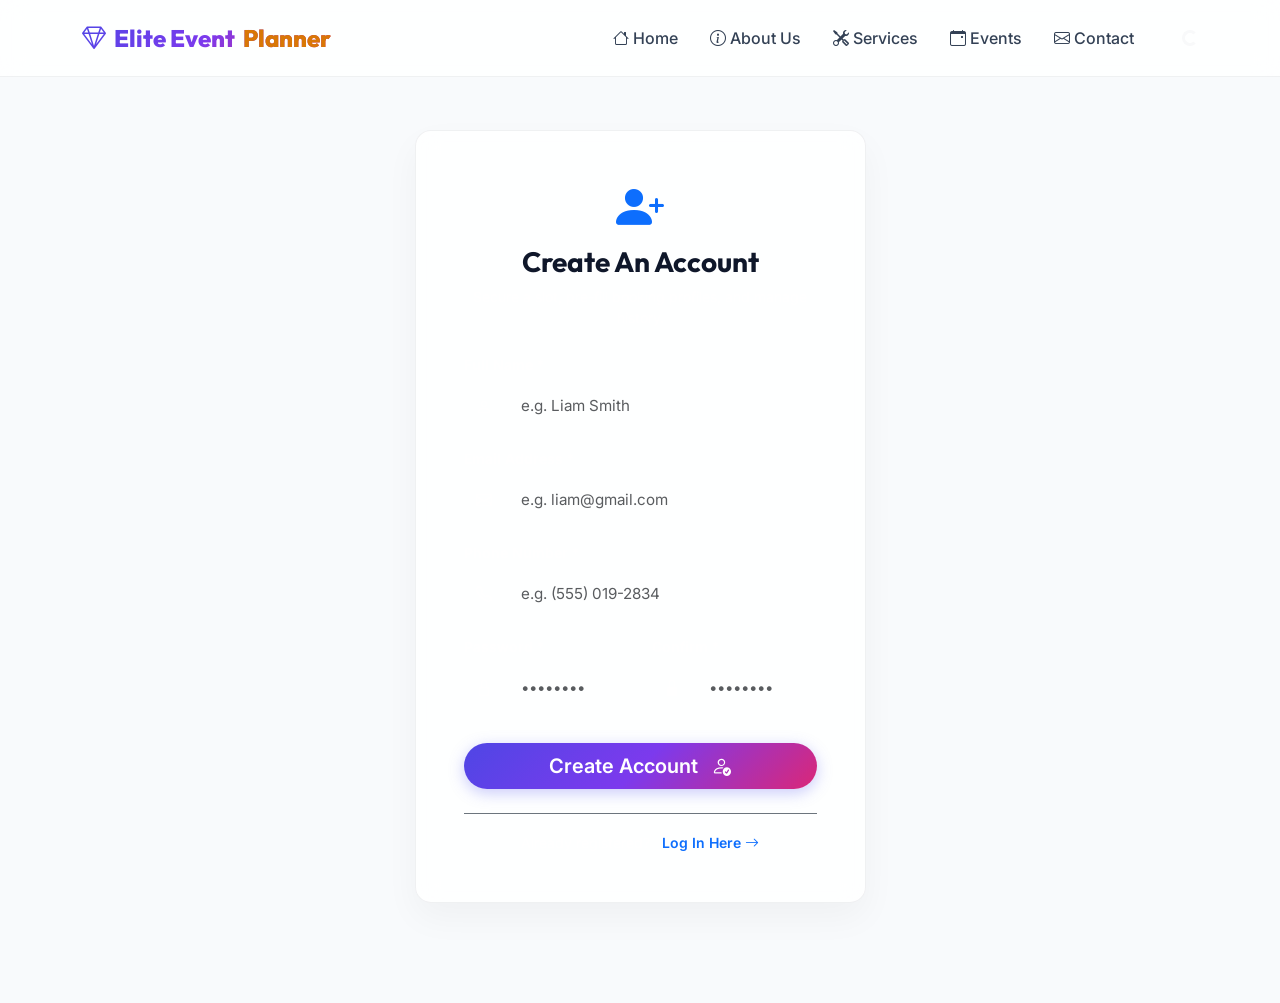
<file: frontend/register.html>
<!DOCTYPE html>
<html lang="en">
<head>
    <meta charset="UTF-8">
    <meta name="viewport" content="width=device-width, initial-scale=1.0">
    <title>Register | Elite Event Planner</title>
    
    <!-- Stylesheets: Bootstrap 5, Icons, FontAwesome, AOS -->
    <link href="https://cdn.jsdelivr.net/npm/bootstrap@5.3.2/dist/css/bootstrap.min.css" rel="stylesheet">
    <link href="https://cdn.jsdelivr.net/npm/bootstrap-icons@1.11.1/font/bootstrap-icons.css" rel="stylesheet">
    <link rel="stylesheet" href="https://cdnjs.cloudflare.com/ajax/libs/font-awesome/6.4.2/css/all.min.css">
    <link href="https://unpkg.com/aos@2.3.1/dist/aos.css" rel="stylesheet">
    
    <!-- Custom stylesheet -->
    <link rel="stylesheet" href="/static/css/style.css">
</head>
<body class="bg-premium-dark">

    <!-- PAGE LOADER -->
    <div id="loader">
        <div class="d-flex flex-column align-items-center">
            <div class="spinner"></div>
            <h5 class="text-white mt-4 fw-light tracking-wide">Elite Event Planner</h5>
        </div>
    </div>

    <!-- NAVIGATION BAR -->
    <nav class="navbar navbar-expand-lg navbar-dark navbar-custom fixed-top">
        <div class="container">
            <a class="navbar-brand navbar-brand-custom" href="/">
                <i class="bi bi-gem"></i> Elite Event <span>Planner</span>
            </a>
            <button class="navbar-toggler" type="button" data-bs-toggle="collapse" data-bs-target="#navbarNav">
                <span class="navbar-toggler-icon"></span>
            </button>
            <div class="collapse navbar-collapse" id="navbarNav">
                <ul class="navbar-nav ms-auto align-items-center">
                    <li class="nav-item"><a class="nav-link nav-link-custom" href="/"><i class="bi bi-house"></i> Home</a></li>
                    <li class="nav-item"><a class="nav-link nav-link-custom" href="/about"><i class="bi bi-info-circle"></i> About Us</a></li>
                    <li class="nav-item"><a class="nav-link nav-link-custom" href="/services"><i class="bi bi-tools"></i> Services</a></li>
                    <li class="nav-item"><a class="nav-link nav-link-custom" href="/events"><i class="bi bi-calendar-event"></i> Events</a></li>
                    <li class="nav-item"><a class="nav-link nav-link-custom" href="/contact"><i class="bi bi-envelope"></i> Contact</a></li>
                </ul>
                <ul class="navbar-nav ms-lg-3 border-lg-start ps-lg-3 align-items-center" id="navbar-right-links">
                    <li class="nav-item"><span class="spinner-border spinner-border-sm text-light" role="status"></span></li>
                </ul>
            </div>
        </div>
    </nav>

    <!-- REGISTER SECTION -->
    <section class="section-padding d-flex align-items-center min-vh-100" style="padding-top: 130px !important;">
        <div class="container">
            <div class="row justify-content-center">
                <div class="col-md-8 col-lg-6 col-xl-5" data-aos="zoom-in">
                    
                    <div class="glass-panel-dark p-5">
                        <div class="text-center mb-4">
                            <i class="bi bi-person-plus-fill display-5 text-primary"></i>
                            <h3 class="fw-bold mt-2">Create An Account</h3>
                            <p class="text-white-50 small">Secure a slot, pre-fill booking profiles, and manage history.</p>
                        </div>
                        
                        <form id="registerForm" novalidate>
                            <div class="mb-3">
                                <label for="name" class="form-label fw-semibold small text-white-50">Full Name *</label>
                                <div class="input-group">
                                    <span class="input-group-text bg-white bg-opacity-10 border-0 text-white-50"><i class="bi bi-person"></i></span>
                                    <input type="text" id="name" class="form-control form-control-elite-dark border-0" placeholder="e.g. Liam Smith" required>
                                </div>
                            </div>
                            
                            <div class="mb-3">
                                <label for="email" class="form-label fw-semibold small text-white-50">Email Address *</label>
                                <div class="input-group">
                                    <span class="input-group-text bg-white bg-opacity-10 border-0 text-white-50"><i class="bi bi-envelope"></i></span>
                                    <input type="email" id="email" class="form-control form-control-elite-dark border-0" placeholder="e.g. liam@gmail.com" required>
                                </div>
                            </div>
                            
                            <div class="mb-3">
                                <label for="phone" class="form-label fw-semibold small text-white-50">Phone Number *</label>
                                <div class="input-group">
                                    <span class="input-group-text bg-white bg-opacity-10 border-0 text-white-50"><i class="bi bi-telephone"></i></span>
                                    <input type="tel" id="phone" class="form-control form-control-elite-dark border-0" placeholder="e.g. (555) 019-2834" required>
                                </div>
                            </div>
                            
                            <div class="row">
                                <div class="col-sm-6 mb-3">
                                    <label for="password" class="form-label fw-semibold small text-white-50">Password *</label>
                                    <div class="input-group">
                                        <span class="input-group-text bg-white bg-opacity-10 border-0 text-white-50"><i class="bi bi-lock"></i></span>
                                        <input type="password" id="password" class="form-control form-control-elite-dark border-0" placeholder="••••••••" required>
                                    </div>
                                </div>
                                <div class="col-sm-6 mb-3">
                                    <label for="confirm_password" class="form-label fw-semibold small text-white-50">Confirm *</label>
                                    <div class="input-group">
                                        <span class="input-group-text bg-white bg-opacity-10 border-0 text-white-50"><i class="bi bi-lock-fill"></i></span>
                                        <input type="password" id="confirm_password" class="form-control form-control-elite-dark border-0" placeholder="••••••••" required>
                                    </div>
                                </div>
                            </div>
                            
                            <button type="submit" class="btn btn-elite w-100 fs-5 mt-3 py-2">Create Account <i class="bi bi-person-check ms-2"></i></button>
                        </form>
                        
                        <div class="text-center mt-4 border-top border-secondary pt-3">
                            <span class="text-white-50 small">Already registered?</span>
                            <a href="/login" class="text-primary small fw-semibold ms-2">Log In Here <i class="bi bi-arrow-right"></i></a>
                        </div>
                    </div>
                    
                </div>
            </div>
        </div>
    </section>

    <!-- JavaScripts -->
    <script src="https://cdn.jsdelivr.net/npm/bootstrap@5.3.2/dist/js/bootstrap.bundle.min.js"></script>
    <script src="https://unpkg.com/aos@2.3.1/dist/aos.js"></script>
    <script>
        AOS.init({ duration: 800, once: true });
    </script>
    <script src="/static/js/main.js"></script>
    <script src="/static/js/auth.js"></script>
</body>
</html>
</file>
<file: static/css/style.css>
/* ========================================================
   ELITE EVENT PLANNER - CORE DESIGN SYSTEM
   ======================================================== */

@import url('https://fonts.googleapis.com/css2?family=Inter:wght@300;400;500;600;700&family=Outfit:wght@400;500;600;700;800&family=Playfair+Display:ital,wght@0,600;0,700;1,400&display=swap');

:root {
    --primary-gradient: linear-gradient(135deg, #4f46e5 0%, #7c3aed 50%, #db2777 100%);
    --primary-color: #4f46e5;
    --secondary-color: #7c3aed;
    --accent-color: #d97706; /* Rich Amber Gold */
    --accent-gradient: linear-gradient(135deg, #f59e0b 0%, #db2777 100%);
    --bg-dark: #f8fafc; /* Sleek light off-white background */
    --bg-card-dark: #ffffff; /* Pure white card background */
    --bg-light: #ffffff;
    --text-dark: #0f172a; /* Dark Slate 900 */
    --text-muted: #475569; /* Slate 600 */
    --text-light: #0f172a; /* Flipped to dark text for premium light headers */
    --glass-bg: rgba(255, 255, 255, 0.85); /* Clean light glass */
    --glass-border: rgba(15, 23, 42, 0.08); /* Dark subtle glass border */
    --transition-smooth: all 0.4s cubic-bezier(0.16, 1, 0.3, 1);
    --font-heading: 'Outfit', sans-serif;
    --font-body: 'Inter', sans-serif;
    --font-serif: 'Playfair Display', serif;
}

/* ========================================================
   BASE STYLES & RESET
   ======================================================== */
html {
    scroll-behavior: smooth;
}

body {
    font-family: var(--font-body);
    background-color: var(--bg-light);
    color: var(--text-dark);
    overflow-x: hidden;
}

h1, h2, h3, h4, h5, h6 {
    font-family: var(--font-heading);
    font-weight: 700;
}

a {
    text-decoration: none;
    transition: var(--transition-smooth);
}

.bg-premium-dark {
    background-color: var(--bg-dark) !important;
    color: var(--text-light) !important;
}

/* ========================================================
   LOADING ANIMATION
   ======================================================== */
#loader {
    position: fixed;
    top: 0;
    left: 0;
    width: 100%;
    height: 100%;
    background-color: #ffffff; /* Bright white loader */
    z-index: 9999;
    display: flex;
    justify-content: center;
    align-items: center;
    transition: opacity 0.5s ease, visibility 0.5s ease;
}
#loader h5 {
    color: #0f172a !important; /* Slate 900 text color */
}

.spinner {
    width: 60px;
    height: 60px;
    border: 5px solid rgba(15, 23, 42, 0.05); /* Light grey base border */
    border-radius: 50%;
    border-top: 5px solid transparent;
    animation: spin 1s linear infinite;
    position: relative;
}

.spinner::before {
    content: '';
    position: absolute;
    top: -5px; left: -5px; right: -5px; bottom: -5px;
    border: 5px solid transparent;
    border-top-color: #4f46e5;
    border-radius: 50%;
    animation: spin 1.5s linear infinite;
}

@keyframes spin {
    0% { transform: rotate(0deg); }
    100% { transform: rotate(360deg); }
}

/* ========================================================
   TOAST NOTIFICATIONS
   ======================================================== */
.toast-container {
    position: fixed;
    bottom: 20px;
    right: 20px;
    z-index: 9999;
}

.custom-toast {
    background: rgba(15, 23, 42, 0.95);
    backdrop-filter: blur(10px);
    border-left: 4px solid var(--primary-color);
    color: var(--text-light);
    border-radius: 8px;
    box-shadow: 0 10px 30px rgba(0, 0, 0, 0.3);
    padding: 15px 20px;
    margin-top: 10px;
    display: flex;
    align-items: center;
    justify-content: space-between;
    min-width: 300px;
    max-width: 450px;
    transform: translateY(50px);
    opacity: 0;
    animation: slideIn 0.3s forwards cubic-bezier(0.16, 1, 0.3, 1);
    transition: var(--transition-smooth);
}

.custom-toast.success {
    border-left-color: #10b981;
}

.custom-toast.error {
    border-left-color: #ef4444;
}

.custom-toast.info {
    border-left-color: #3b82f6;
}

@keyframes slideIn {
    to {
        transform: translateY(0);
        opacity: 1;
    }
}

/* ========================================================
   NAVIGATION SYSTEM
   ======================================================== */
.navbar-custom {
    background: rgba(255, 255, 255, 0.85); /* Translucent bright glassmorphism */
    backdrop-filter: blur(12px);
    -webkit-backdrop-filter: blur(12px);
    border-bottom: 1px solid rgba(15, 23, 42, 0.06); /* Light accent line */
    transition: var(--transition-smooth);
    padding: 15px 0;
}

.navbar-custom.scrolled {
    padding: 8px 0;
    background: rgba(255, 255, 255, 0.98);
    box-shadow: 0 4px 30px rgba(0,0,0,0.03);
}

.navbar-brand-custom {
    font-family: var(--font-heading);
    font-weight: 800;
    font-size: 1.5rem;
    background: var(--primary-gradient);
    -webkit-background-clip: text;
    -webkit-text-fill-color: transparent;
    display: flex;
    align-items: center;
    gap: 8px;
}

.navbar-brand-custom span {
    color: var(--accent-color);
    -webkit-text-fill-color: var(--accent-color);
}

.nav-link-custom {
    color: #334155 !important; /* Dark slate 700 text color */
    font-weight: 500;
    position: relative;
    padding: 8px 16px !important;
}

.nav-link-custom:hover, .nav-link-custom.active {
    color: var(--primary-color) !important; /* Beautiful active primary color */
}

.nav-link-custom::after {
    content: '';
    position: absolute;
    width: 0;
    height: 2px;
    bottom: 2px;
    left: 50%;
    background: var(--primary-gradient);
    transition: var(--transition-smooth);
    transform: translateX(-50%);
}

.nav-link-custom:hover::after, .nav-link-custom.active::after {
    width: 60%;
}

/* ========================================================
   HERO / HOMEPAGE SLIDER
   ======================================================== */
.hero-slider-container {
    position: relative;
    width: 100%;
    height: 100vh;
    overflow: hidden;
    background-color: var(--bg-dark);
}

.hero-slide {
    position: absolute;
    top: 0;
    left: 0;
    width: 100%;
    height: 100%;
    opacity: 0;
    z-index: 1;
    transition: opacity 1.2s ease-in-out;
    background-size: cover;
    background-position: center;
    background-repeat: no-repeat;
}

.hero-slide.active {
    opacity: 1;
    z-index: 2;
}

.hero-overlay {
    position: absolute;
    top: 0;
    left: 0;
    width: 100%;
    height: 100%;
    background: radial-gradient(circle, rgba(255, 255, 255, 0.15) 0%, rgba(255, 255, 255, 0.8) 100%); /* Bright radial light overlay */
    z-index: 3;
}

.hero-content-wrapper {
    position: relative;
    z-index: 4;
    height: 100%;
    display: flex;
    align-items: center;
    justify-content: center;
    color: #0f172a !important; /* Dark Slate-900 typography */
    text-align: center;
    padding: 0 15px;
}

.hero-title {
    font-size: 3.5rem;
    font-weight: 800;
    line-height: 1.2;
    margin-bottom: 20px;
    font-family: var(--font-heading);
    text-shadow: none; /* Removed heavy shadows */
}

@media (min-width: 768px) {
    .hero-title {
        font-size: 5rem;
    }
}

.hero-title span {
    background: var(--primary-gradient);
    -webkit-background-clip: text;
    -webkit-text-fill-color: transparent;
}

.hero-subtitle {
    font-size: 1.2rem;
    max-width: 700px;
    margin: 0 auto 35px;
    color: #334155 !important; /* Slate-700 text color */
    font-weight: 400;
}

@media (min-width: 768px) {
    .hero-subtitle {
        font-size: 1.5rem;
    }
}

/* ========================================================
   BUTTONS & ACTIONS
   ======================================================== */
.btn-elite {
    background: var(--primary-gradient);
    color: #ffffff !important;
    border: none;
    padding: 12px 30px;
    font-weight: 600;
    border-radius: 50px;
    box-shadow: 0 4px 15px rgba(99, 102, 241, 0.35);
    transition: var(--transition-smooth);
    position: relative;
    overflow: hidden;
    z-index: 1;
}

.btn-elite::before {
    content: '';
    position: absolute;
    top: 0; left: 0; width: 100%; height: 100%;
    background: var(--accent-gradient);
    z-index: -1;
    opacity: 0;
    transition: var(--transition-smooth);
}

.btn-elite:hover {
    transform: translateY(-3px);
    box-shadow: 0 8px 25px rgba(245, 158, 11, 0.4);
}

.btn-elite:hover::before {
    opacity: 1;
}

.btn-elite-outline {
    background: transparent;
    color: var(--primary-color) !important; /* Swapped to primary gradient colors */
    border: 2px solid var(--primary-color);
    padding: 10px 28px;
    font-weight: 600;
    border-radius: 50px;
    transition: var(--transition-smooth);
}

.btn-elite-outline:hover {
    background: var(--primary-color);
    color: #ffffff !important;
    transform: translateY(-3px);
    box-shadow: 0 8px 20px rgba(99, 102, 241, 0.2);
}

/* ========================================================
   CARDS & GRID LAYOUTS
   ======================================================== */
.card-elite {
    background: #ffffff;
    border: none;
    border-radius: 16px;
    overflow: hidden;
    box-shadow: 0 10px 30px rgba(0,0,0,0.05);
    transition: var(--transition-smooth);
}

.card-elite:hover {
    transform: translateY(-10px);
    box-shadow: 0 20px 40px rgba(99, 102, 241, 0.15);
}

.card-elite-img-wrapper {
    position: relative;
    overflow: hidden;
    height: 250px;
}

.card-elite-img {
    width: 100%;
    height: 100%;
    object-fit: cover;
    transition: var(--transition-smooth);
}

.card-elite:hover .card-elite-img {
    transform: scale(1.1);
}

.card-elite-overlay {
    position: absolute;
    top: 0; left: 0; width: 100%; height: 100%;
    background: linear-gradient(to top, rgba(15, 23, 42, 0.8), transparent);
    opacity: 0;
    transition: var(--transition-smooth);
    display: flex;
    align-items: flex-end;
    padding: 20px;
}

.card-elite:hover .card-elite-overlay {
    opacity: 1;
}

.card-badge {
    position: absolute;
    top: 15px;
    right: 15px;
    background: var(--primary-gradient);
    color: #ffffff;
    padding: 6px 14px;
    font-size: 0.8rem;
    font-weight: 600;
    border-radius: 30px;
    z-index: 10;
}

/* ========================================================
   SECTION COMPONENT STYLES
   ======================================================== */
.section-padding {
    padding: 100px 0;
}

.section-title-wrapper {
    margin-bottom: 60px;
}

.section-title {
    font-family: var(--font-heading);
    font-size: 2.5rem;
    font-weight: 800;
    position: relative;
    display: inline-block;
    padding-bottom: 15px;
}

.section-title span {
    background: var(--primary-gradient);
    -webkit-background-clip: text;
    -webkit-text-fill-color: transparent;
}

.section-title::after {
    content: '';
    position: absolute;
    bottom: 0;
    left: 50%;
    transform: translateX(-50%);
    width: 80px;
    height: 4px;
    border-radius: 2px;
    background: var(--primary-gradient);
}

/* ========================================================
   TESTIMONIALS CAROUSEL
   ======================================================== */
.testimonial-card {
    background: #ffffff;
    border-radius: 16px;
    padding: 40px;
    box-shadow: 0 10px 30px rgba(0, 0, 0, 0.03);
    position: relative;
}

.testimonial-quote {
    color: var(--secondary-color);
    font-size: 3rem;
    position: absolute;
    top: 20px;
    left: 30px;
    opacity: 0.15;
    font-family: Georgia, serif;
}

.testimonial-text {
    font-size: 1.1rem;
    line-height: 1.7;
    font-style: italic;
    color: var(--text-muted);
    position: relative;
    z-index: 2;
    margin-bottom: 25px;
}

.testimonial-author-img {
    width: 60px;
    height: 60px;
    border-radius: 50%;
    object-fit: cover;
    border: 3px solid var(--primary-color);
}

/* ========================================================
   GALLERY MASONRY
   ======================================================== */
.gallery-item {
    position: relative;
    border-radius: 16px;
    overflow: hidden;
    margin-bottom: 30px;
    height: 300px;
    box-shadow: 0 10px 25px rgba(0,0,0,0.05);
}

.gallery-img {
    width: 100%;
    height: 100%;
    object-fit: cover;
    transition: var(--transition-smooth);
}

.gallery-item:hover .gallery-img {
    transform: scale(1.08);
}

/* ========================================================
   GLASSMORPHISM CONTROLS
   ======================================================== */
.glass-panel {
    background: rgba(255, 255, 255, 0.85);
    backdrop-filter: blur(10px);
    border: 1px solid rgba(255, 255, 255, 0.4);
    border-radius: 16px;
    padding: 30px;
    box-shadow: 0 10px 30px rgba(0, 0, 0, 0.05);
}

.glass-panel-dark {
    background: rgba(255, 255, 255, 0.85); /* Flipped to glowing white sheet */
    backdrop-filter: blur(12px);
    border: 1px solid rgba(15, 23, 42, 0.06);
    border-radius: 16px;
    padding: 35px;
    color: var(--text-dark) !important;
    box-shadow: 0 15px 35px rgba(0, 0, 0, 0.04);
}
.glass-panel-dark h3, .glass-panel-dark h6, .glass-panel-dark small {
    color: var(--text-dark) !important;
}
.glass-panel-dark hr {
    border-color: rgba(15, 23, 42, 0.1) !important;
}
.glass-panel-dark .stat-icon {
    background: rgba(79, 70, 229, 0.06) !important;
    color: var(--primary-color) !important;
}
.glass-panel-dark .social-icon {
    background: rgba(15, 23, 42, 0.05) !important;
    color: var(--text-dark) !important;
}
.glass-panel-dark .social-icon:hover {
    color: #ffffff !important;
}

/* ========================================================
   FORMS & INPUTS
   ======================================================== */
.form-control-elite {
    background: #f1f5f9;
    border: 1px solid #e2e8f0;
    border-radius: 10px;
    padding: 12px 18px;
    color: var(--text-dark);
    font-size: 0.95rem;
    transition: var(--transition-smooth);
}

.form-control-elite:focus {
    background: #ffffff;
    border-color: var(--primary-color);
    outline: none;
    box-shadow: 0 0 0 4px rgba(99, 102, 241, 0.15);
}

.form-control-elite-dark {
    background: rgba(255, 255, 255, 0.05);
    border: 1px solid rgba(255, 255, 255, 0.1);
    border-radius: 10px;
    padding: 12px 18px;
    color: #ffffff;
    font-size: 0.95rem;
    transition: var(--transition-smooth);
}

.form-control-elite-dark:focus {
    background: rgba(255, 255, 255, 0.08);
    border-color: var(--primary-color);
    outline: none;
    box-shadow: 0 0 0 4px rgba(99, 102, 241, 0.3);
}

/* ========================================================
   SCROLL TO TOP BUTTON
   ======================================================== */
.scroll-top {
    position: fixed;
    bottom: 30px;
    left: 30px;
    width: 50px;
    height: 50px;
    border-radius: 50%;
    background: var(--primary-gradient);
    color: #ffffff !important;
    display: flex;
    align-items: center;
    justify-content: center;
    font-size: 1.2rem;
    z-index: 100;
    opacity: 0;
    visibility: hidden;
    box-shadow: 0 4px 15px rgba(99, 102, 241, 0.3);
    transition: var(--transition-smooth);
    border: none;
}

.scroll-top.show {
    opacity: 1;
    visibility: visible;
}

.scroll-top:hover {
    transform: translateY(-5px);
    box-shadow: 0 8px 20px rgba(99, 102, 241, 0.5);
}

/* ========================================================
   ADMIN & USER DASHBOARD SHEETS
   ======================================================== */
.dashboard-stat-card {
    background: #ffffff;
    border-radius: 16px;
    padding: 25px;
    box-shadow: 0 8px 25px rgba(0,0,0,0.03);
    border-left: 5px solid var(--primary-color);
    transition: var(--transition-smooth);
}

.dashboard-stat-card:hover {
    transform: translateY(-5px);
    box-shadow: 0 15px 30px rgba(99, 102, 241, 0.1);
}

.stat-icon {
    width: 55px;
    height: 55px;
    border-radius: 12px;
    display: flex;
    align-items: center;
    justify-content: center;
    font-size: 1.5rem;
    background: rgba(99, 102, 241, 0.1);
    color: var(--primary-color);
}

.table-responsive-custom {
    background: #ffffff;
    border-radius: 16px;
    padding: 20px;
    box-shadow: 0 10px 30px rgba(0,0,0,0.02);
}

.badge-status-pending {
    background: rgba(245, 158, 11, 0.15) !important;
    color: #d97706 !important;
    padding: 6px 12px;
    border-radius: 30px;
    font-weight: 600;
    font-size: 0.8rem;
}

.badge-status-confirmed {
    background: rgba(16, 185, 129, 0.15) !important;
    color: #059669 !important;
    padding: 6px 12px;
    border-radius: 30px;
    font-weight: 600;
    font-size: 0.8rem;
}

.badge-status-cancelled {
    background: rgba(239, 68, 68, 0.15) !important;
    color: #dc2626 !important;
    padding: 6px 12px;
    border-radius: 30px;
    font-weight: 600;
    font-size: 0.8rem;
}

/* ========================================================
   FOOTER
   ======================================================== */
.footer-custom {
    background: #f8fafc; /* Clean light grey footer background */
    color: #475569; /* Slate 600 */
    padding: 80px 0 30px;
    border-top: 1px solid rgba(15, 23, 42, 0.06);
}

.footer-logo {
    font-size: 1.8rem;
    font-weight: 800;
    background: var(--primary-gradient);
    -webkit-background-clip: text;
    -webkit-text-fill-color: transparent;
    margin-bottom: 20px;
}

.footer-link {
    color: #475569;
    display: inline-block;
    margin-bottom: 12px;
    transition: var(--transition-smooth);
}

.footer-link:hover {
    color: var(--primary-color);
    transform: translateX(5px);
}

.social-icon {
    width: 40px;
    height: 40px;
    border-radius: 50%;
    background: rgba(15, 23, 42, 0.05); /* Light grey base icon */
    color: #0f172a;
    display: flex;
    align-items: center;
    justify-content: center;
    font-size: 1.1rem;
    transition: var(--transition-smooth);
}

.social-icon:hover {
    background: var(--primary-gradient);
    color: #ffffff;
    transform: translateY(-5px) rotate(360deg);
}

/* ========================================================
   MISCELLANEOUS / DECORATIVE ITEMS
   ======================================================== */
.gradient-overlay-section {
    position: relative;
}

.gradient-overlay-section::before {
    content: '';
    position: absolute;
    top: 0; left: 0; width: 100%; height: 100%;
    background: radial-gradient(circle at 10% 20%, rgba(99, 102, 241, 0.05) 0%, transparent 40%),
                radial-gradient(circle at 90% 80%, rgba(217, 70, 239, 0.05) 0%, transparent 40%);
    pointer-events: none;
}

/* ========================================================
   EVENT CATEGORY AND SERVICE FILTERS
   ======================================================== */
.filter-btn {
    background: #e2e8f0;
    border: none;
    color: var(--text-dark);
    padding: 8px 20px;
    font-weight: 500;
    border-radius: 30px;
    transition: var(--transition-smooth);
    margin: 5px;
}

.filter-btn.active, .filter-btn:hover {
    background: var(--primary-gradient);
    color: #ffffff;
    box-shadow: 0 4px 12px rgba(99, 102, 241, 0.25);
}
</file>
